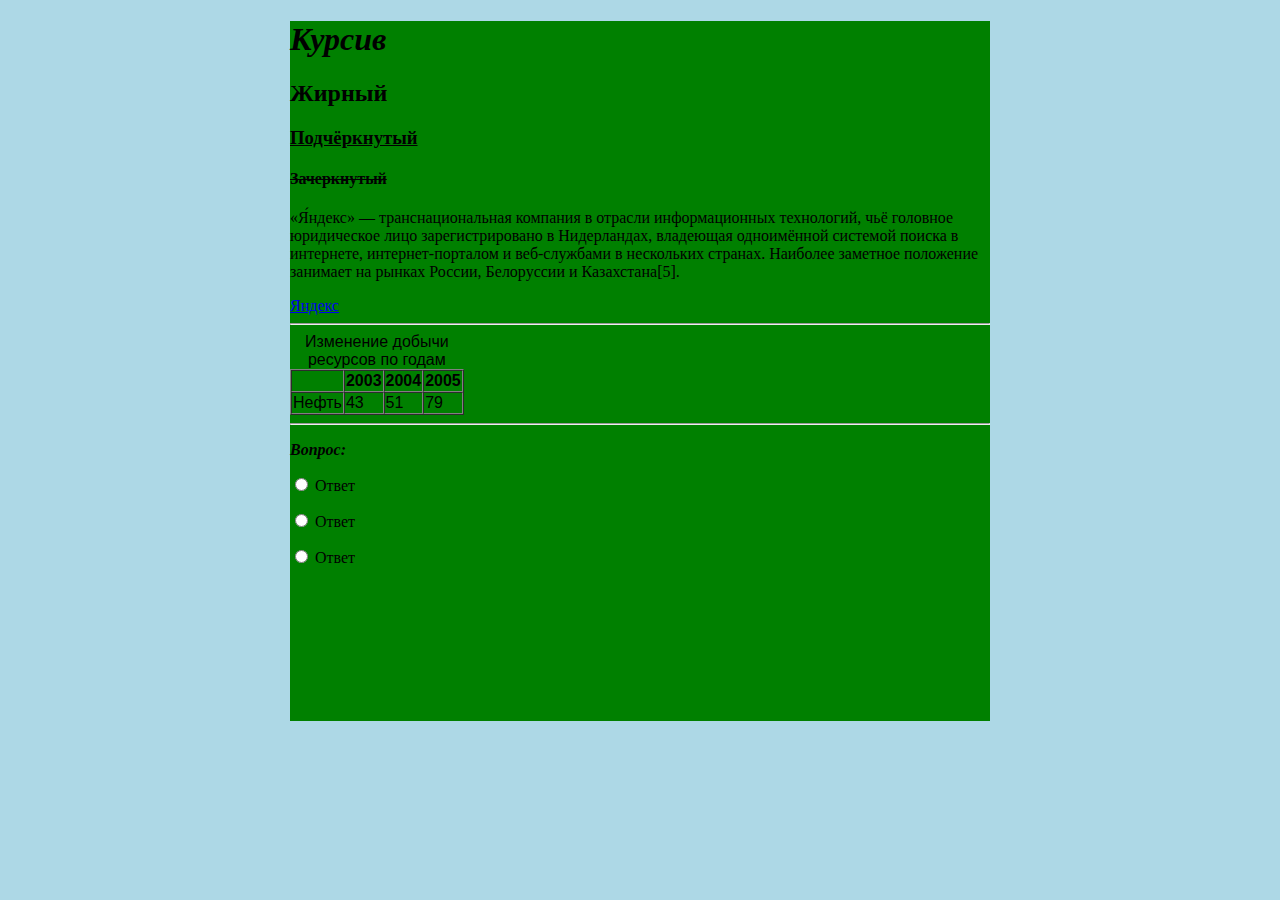
<file: 1/index.html>
<!DOCTYPE html>
<html lang="ru">
<head>
    <meta charset="UTF-8">
    <meta http-equiv="X-UA-Compatible" content="IE=edge">
    <meta name="viewport" content="width=device-width, initial-scale=1.0">
    <title>Document</title>
    <meta name="description" content="Описание" />
    <link rel="stylesheet" href="css/style.css">
	
</head>
<body>
    <script src="js/script.js"></script>
    <div id = "square">
    <h1>  <i>Курсив </i>  </h1>
     <h2>  <b>Жирный </b>  </h2>
      <h3>  <u>Подчёркнутый  </u>  </h3>
       <h4>  <s>Зачеркнутый  </s>  </h4>
       <p> «Я́ндекс» — транснациональная компания в отрасли информационных технологий, чьё головное юридическое лицо зарегистрировано в Нидерландах, владеющая одноимённой системой поиска в интернете, интернет-порталом и веб-службами в нескольких странах. Наиболее заметное положение занимает на рынках России, Белоруссии и Казахстана[5].</p>
       <a href="https://ru.wikipedia.org/wiki/%D0%AF%D0%BD%D0%B4%D0%B5%D0%BA%D1%81">Яндекс</a>
      <hr></hr>
      <table  border="1" cellspacing="0" style="font-family: Arial">
      	<caption>Изменение добычи ресурсов по годам</caption>
      	<thead>
      	<tr> 
      	<th> </th>
      	<th> 2003 </th>
      	<th>  2004 </th>
      	 <th>  2005 </th>
      	 </tr>
      	</thead>
      	<tbody>
      		<tr>
      		<td> Нефть </td>
      		<td> 43 </td>
      		<td> 51 </td>
      		<td> 79 </td>
      	</tr>
      	</tbody>
      </table>
      <hr></hr>
      <form action="">
      	<p > <b><i> Вопрос: </i></b></p>
      	<p> <input type="radio" name="answer" > Ответ </p>
      	<p> <input type="radio" name="answer" > Ответ </p>
      	<p> <input type="radio" name="answer" > Ответ </p>
     </div>
</body>
</html>
</file>
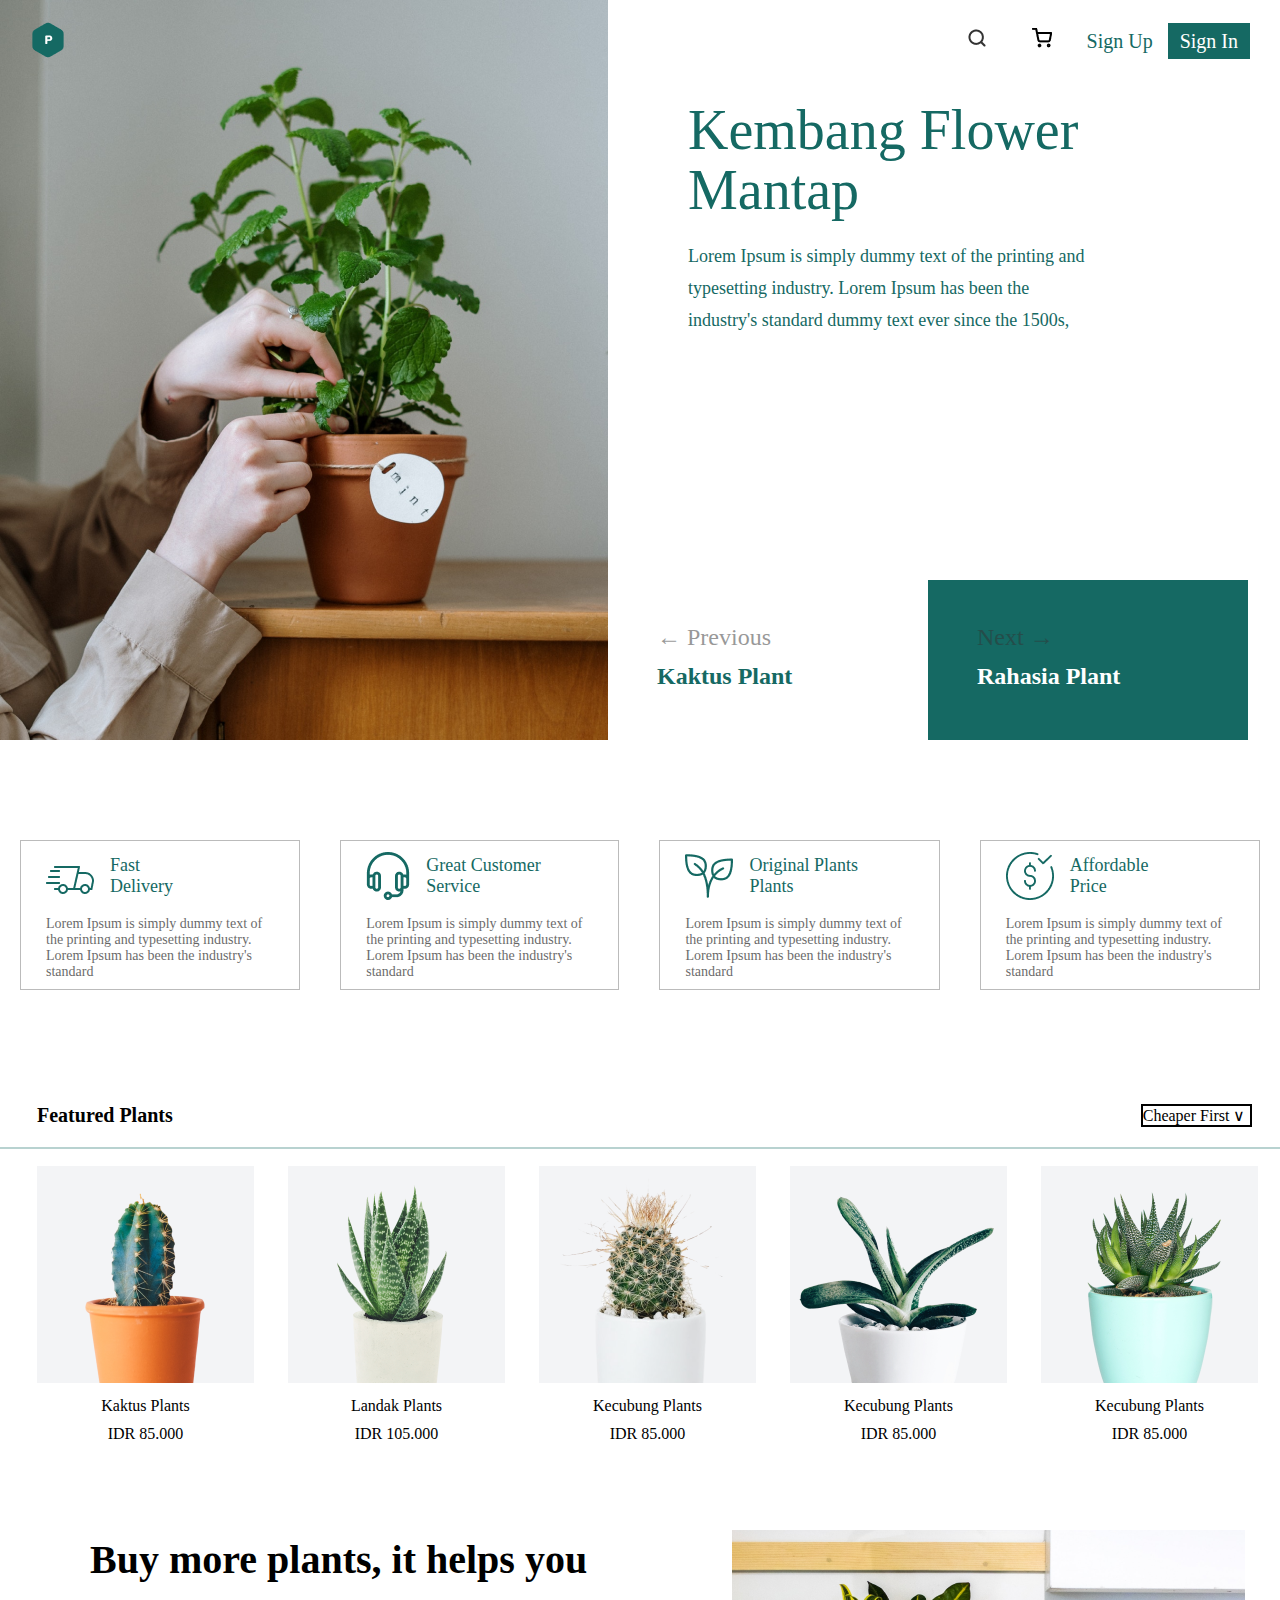
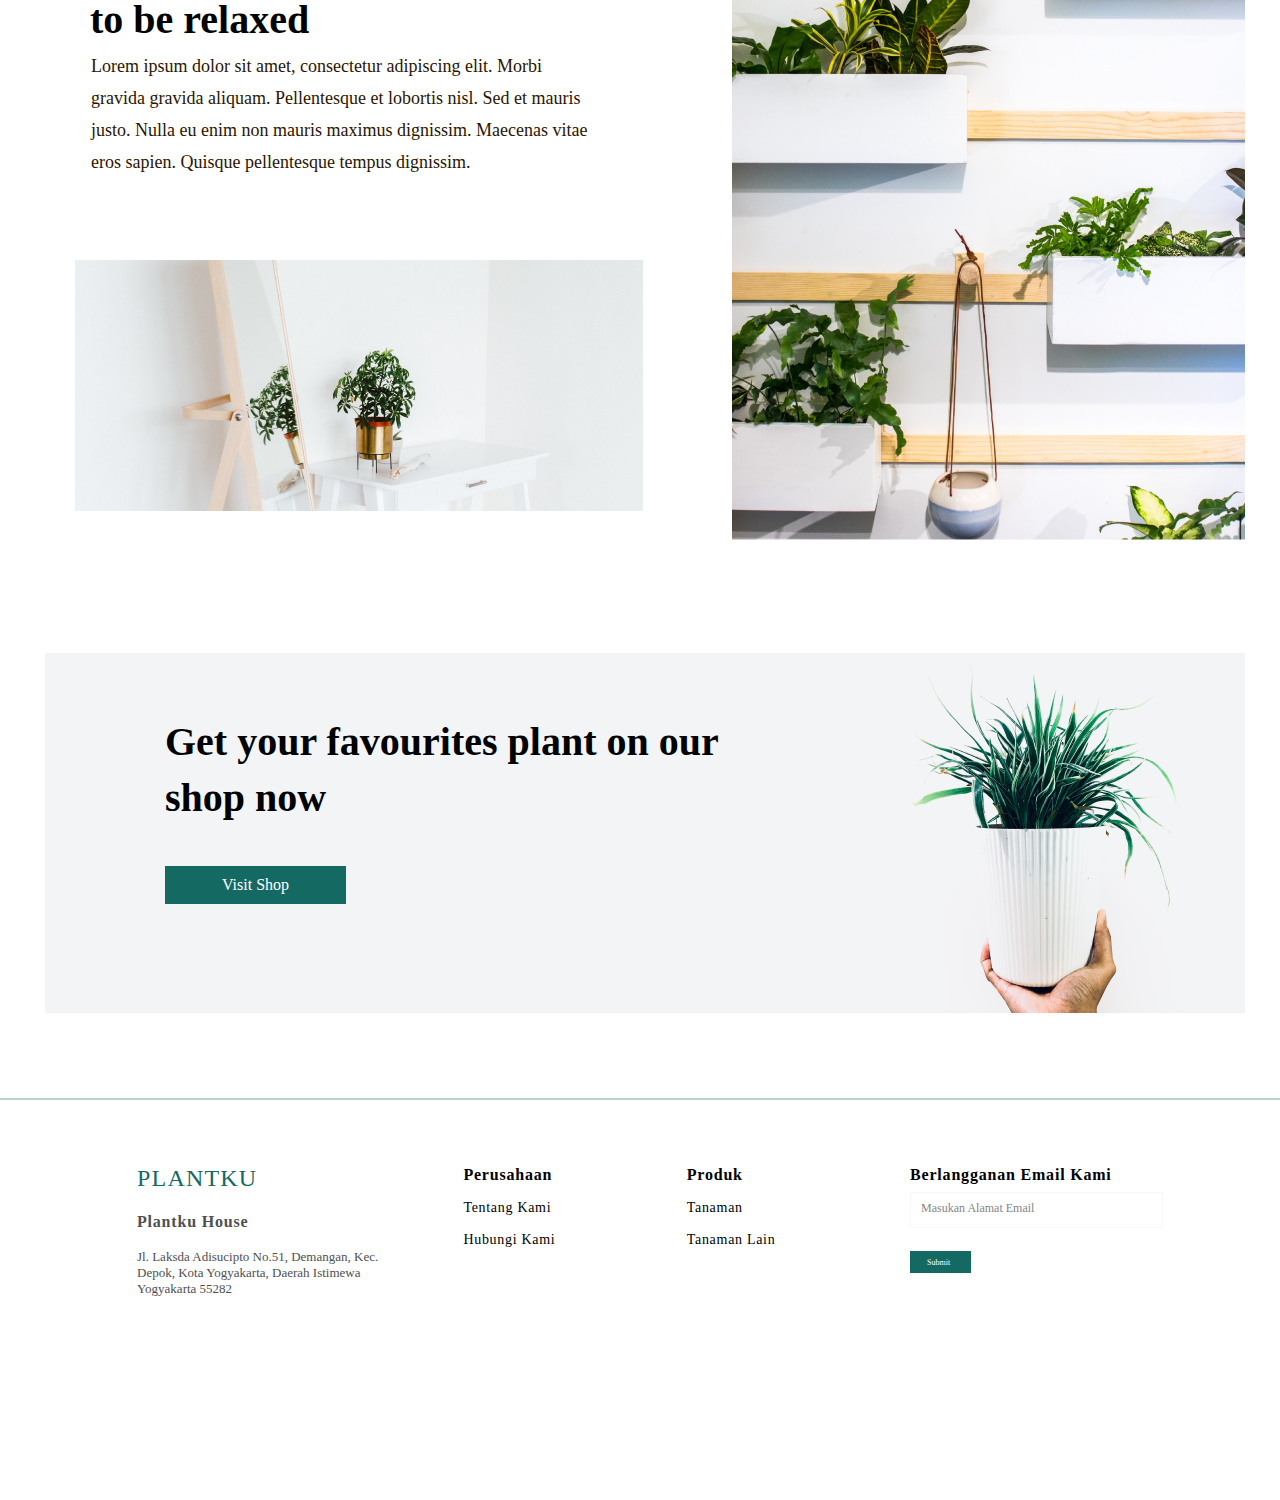
<file: 4/index.html>
<!DOCTYPE html>
<html lang="ru">
<head>
    <meta charset="UTF-8">
    <meta http-equiv="X-UA-Compatible" content="IE=edge">
    <meta name="viewport" content="width=device-width, initial-scale=1.0">
    <title>Document</title>
    <meta name="description" content="Описание" />
    <link rel="stylesheet" href="css/style.css">
	
</head>
<body>

  <div class="container header">
    <header class="navbar">
      <img  class="fourd" src="img/Group 5.png"> 
      <nav class="first"> 
          <img  class="seven"src="img/search 1.png">
          <img  class="six"src="img/shopping-cart 1.png">
          <a href="#"class="second">  Sign Up </a>
          <a href="#"  class="third"> Sign In </a>
      </nav>
    </header>
     
    <img class="box1" src="img/pexels-cottonbro-4503751 1.png">
  
    <div class="box2">
      <div class="large" >
        <h1 class="TEXT1">Kembang Flower Mantap </h1>
        <p class="text1_1"> Lorem Ipsum is simply dummy text of the printing and typesetting industry. Lorem Ipsum has been the industry's standard dummy text ever since the 1500s, </p>
      </div>
      <div class="link">
        <a class="class1" href="#">
          <span class="knopka"> ← Previous </span>
          <h2 > Kaktus Plant </h2>
        </a>
        <a class="class1 class2" href="#">  
          <span class="knopka">  Next → </span>
          <h4>   Rahasia Plant </h4>
        </a>    
      </div>
    </div>
   </div>

  <main> 
    <section class="container block3">
      <div class="card">
         <div class="card-wrap">
           <img src="img/fast 1.png">
           <div class="title__wrap">
              <h5 class="h5"> Fast </h5> 
              <h5 class="h5"> Delivery</h5> 
           </div>
         </div>
          
          <p>Lorem Ipsum is simply dummy text 
              of the printing and typesetting industry. 
              Lorem Ipsum has been the industry's 
              standard
          </p>
      </div>
      <div class="card">
        <div class="card-wrap">
              <img src="img/Vector.png">
              <div class="title__wrap">
              <h5 class="h5"> Great Customer </h5>
              <h5 class="h5"> Service </h5>
            </div>
          </div>
          <p>Lorem Ipsum is simply dummy text 
              of the printing and typesetting industry. 
              Lorem Ipsum has been the industry's 
              standard
          </p>
      </div>
      <div class="card">
        
        <div class="card-wrap">
            <img src="img/plant 1.png">
             <div class="title__wrap">
            <h5 class="h5">Original Plants</h5>
            <h5 class="h5"> Plants </h5>
          </div>
        </div>
          <p>Lorem Ipsum is simply dummy text 
              of the printing and typesetting industry. 
              Lorem Ipsum has been the industry's 
              standard
          </p>
      </div>
      <div class="card">
          <div class="card-wrap">
          <img  src="img/dollar-symbol 1.png">
          <div class="title__wrap">
          <h5 class="h5">Affordable </h5>
          <h5 class="h5"> Price </h5>
        </div>
      </div>
          <p>Lorem Ipsum is simply dummy text 
              of the printing and typesetting industry. 
              Lorem Ipsum has been the industry's 
              standard
          </p>
      </div>
  </section> 
</div>
</main>
    <section class="container block4 card30">
        <div class=" block4_4">
                <h6 >Featured Plants</h6>
                <p class="block4_5">Cheaper First ∨</p>
        </div>
    </section>
    <hr class="hr_1">
    <section class="container block4 card2">
      <div class="card2_2">
        <div class="plant_card_img">
           <img src="img/kaktyc1.png">
         </div>
           <div> 
                <p class="text2"> Kaktus Plants </p>
                <p> IDR 85.000 </p>
           </div>
      </div> 
     <div class=" card2_222">
       <div class="card2_2">
        <div style="margin-top: -15px;"class="plant_card_img1">
           <img src="img/kaktyc2.png">
         </div>
         <div> 
                <p class="text2"> Landak Plants </p>
                <p> IDR 105.000 </p>
           </div>
      </div>  
    </div>
      <div class="card2_2">
        <div class="plant_card_img">
           <img src="img/kaktyc3.png">
         </div>
         <div> 
                <p class="text2"> Kecubung Plants </p>
                <p> IDR 85.000 </p>
           </div>
      </div>  
      <div class="card2_2">
        <div class="plant_card_img">
           <img src="img/kaktyc4.png">
         </div>
             <div> 
                <p class="text2"> Kecubung Plants </p>
                <p> IDR 85.000 </p>
           </div>
      </div>  
      <div class="card2_2">
        <div class="plant_card_img">
           <img src="img/kaktyc5.png">
         </div>
             <div> 
                <p class="text2"> Kecubung Plants </p>
                <p> IDR 85.000 </p>
           </div>
      </div>       
    </section>

    <section class="container block4 card31">
      <div class="obzh">
        <div class="card3_3">
          <p class="text3"> <b> Buy more plants, it helps you to be relaxed </b> </p>
          <p class="text3_3"> Lorem ipsum dolor sit amet, consectetur adipiscing elit. Morbi gravida gravida aliquam. Pellentesque et lobortis nisl. Sed et mauris justo. Nulla eu enim non mauris maximus dignissim. Maecenas vitae eros sapien. Quisque pellentesque tempus dignissim. </p>
          <div class="kartinka2">
          <img src="img/kartinka2.png">
        </div>

      </div>
      <img style="padding-right: 35px;" src="img/kartinka1.png">
      </div>
      </section>
    <sectoin>
        <div class="baground">
          <div class="baground2">
             <div class="baground4">
              <p class="text_baground"> Get your favourites plant on our shop now </p>
              <div class="button">
              <p class="text_button">Visit Shop</p>
            </div>
            </div>
            <div class="baground3">
            <img src="img/flower.png">
            </div>
          </div>
        </div>
      </sectoin>
         <hr class="hr_2">
      <footer class="footer1">
        <div class="down">
          <div class="down1 down1_1">  
            <p class="text_down1_1"> PLANTKU </p>
            <p class="text_down1_11"><b> Plantku House </b></p>  
            <p class="text_down1_111"> Jl. Laksda Adisucipto No.51, Demangan, Kec. Depok, Kota Yogyakarta, Daerah Istimewa Yogyakarta 55282</p>       
          </div>
           <div class="down1 down1_2">  
              <p class="text_down1_22"> <b> Perusahaan </b></p>
              <p class="text_down1_222"> Tentang Kami </p>
              <p class="text_down1_222"> Hubungi Kami </p>          
          </div>
           <div class="down1 down1_3"> 
              <p class="text_down1_33"> <b> Produk </b> </p>
              <p class="text_down1_333"> Tanaman </p>
              <p class="text_down1_333"> Tanaman Lain</p>           
          </div>
           <div class="down1 down1_4"> 
               <p class="text_down1_44"> <b> Berlangganan Email Kami </b></p> 
               <p class="text_down1_444"> Masukan Alamat Email </p>
               <div class="box5">
               <p class="text_down1_4444"> Submit </p> 
               </div> 

          </div>
        </div>
      </footer>

</body>
</html>
</file>
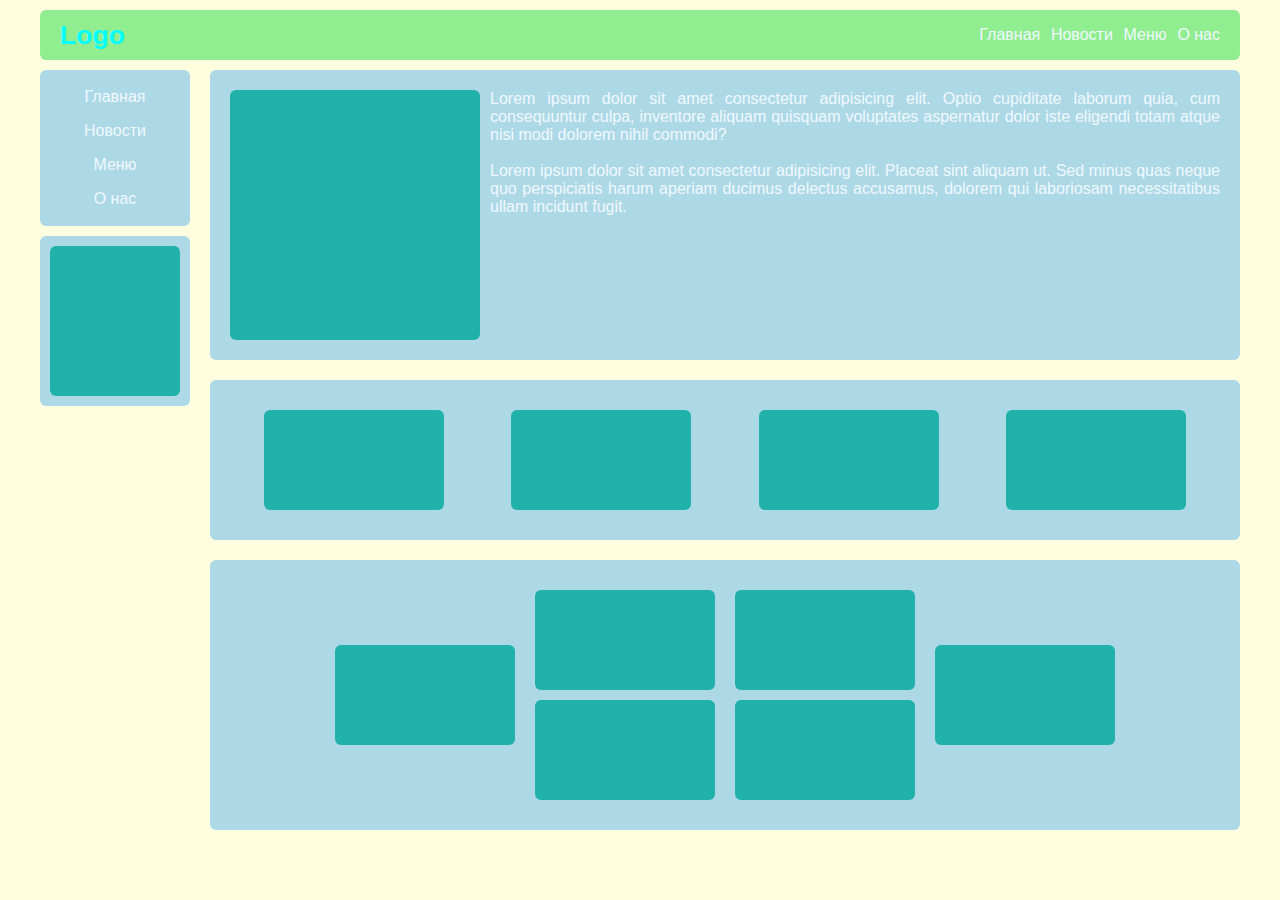
<file: 2/2.html>
<!DOCTYPE html>
<html lang="en">
<head>
  <meta charset="UTF-8">
  <meta http-equiv="X-UA-Compatible" content="IE=edge">
  <meta name="viewport" content="width=device-width, initial-scale=1.0">
  <title>Document</title>
  <link rel="stylesheet" type="text/css" href="2.css">
</head>
<body>
  
  <div class="conteiner">
    <header>
      <span><b>Logo</b></span>
      <nav>
        <a>Главная</a>
        <a>Новости</a>
        <a>Меню</a>
        <a>О нас</a>
      </nav>
    </header>

    <main class="main">

  
        <aside>
          <nav>
            <a>Главная </a>
            <a>Новости</a>
            <a>Меню</a>
            <a>О нас</a>
          </nav>
          
          <div class="aside-cont">
            <div></div>
          </div>
          
        </aside>
        

          <article>
              <section class="one-section">
                <div class="main-cont"></div>
                <p> 
                    Lorem ipsum dolor sit amet consectetur adipisicing elit.
                  Optio cupiditate laborum quia, cum consequuntur culpa,
                  inventore aliquam quisquam voluptates aspernatur dolor
                  iste eligendi totam atque nisi modi dolorem nihil commodi? <br> <br>
                  Lorem ipsum dolor sit amet consectetur adipisicing elit. Placeat sint aliquam ut. 
                  Sed minus quas neque quo perspiciatis harum aperiam ducimus delectus accusamus,
                  dolorem qui laboriosam necessitatibus ullam incidunt fugit.            
                </p> 
              </section>
              
              <section class="two-section">
                <div class="item"></div>
                <div class="item"></div>
                <div class="item"></div>
                <div class="item"></div>
              </section>

              <section class="three-section">
                <div class="item"></div>
                
                <div>
                  <div class="item"></div>
                  <div class="item"></div>
                </div>

                <div>
                  <div class="item"></div>
                  <div class="item"></div>
                </div>
              
                <div class="item"></div>
              </section>
          </article>
    </main>
  </div>
</body>
</html>
</file>
<file: 1/css/style.css>
body{
	background-color: lightblue;
}
#square{
	width: 700px;
	height: 700px;
	background-color: green;
    margin: auto;
}
h1{	
}
h2{	
}
h3{	
}
h4{	
}
</file>
<file: 4/css/style.css>
* {
	margin: 0;
	padding: 0;
	box-sizing: border-box;
	font-family: Tahoma;

}

body {
	background-color: white;
    
}
.container {
	width: 100%;
	max-width: 1280px; 
	margin: auto;
}

header {
	display: flex;
	 text-decoration: none;
}
.navbar { 
     display: flex; 
     justify-content: space-between; 
     align-items: center;
     width: 100%; 
     height: 80px;
     padding: 0 30px;
     position: absolute; 
}
.first {
      justify-content: center;
      text-decoration: none;
      font-size : 20px;
      font-family: 'Nunito';
}
h2 {
    font-size: 24px;
}
.second {
	margin-left: 30px;
	text-decoration: none;
    color: #156963;
    margin-right: 10px;
}
.fourd {
    display: flex;
}
.third {
	background-color: #156963 ;
	text-decoration: none;
	color: white;
    padding: 7px 12px;
}
.seven {
	margin-left: 800px;
    
}
.six {
	text-decoration: none;
	margin-left: 40px;
}


.header {
	display: flex;
    position: relative;
}
.box1 {
	width: 608px;
}

.box2 {
    display: flex;
    flex-direction: column;
    justify-content: space-between;
	background-color: white;
	width: 100%;
}
.link {
    display: flex;
}
.class1 {
	 width: 320px;
    height: 160px;
    padding: 38px 49px;
    text-decoration: none;
    font-family: 'Montserrat';
    font-style: normal;
    font-weight: 500;
    font-size: 24px;
    line-height: 39px;
    color: #156963;
    margin-top: -10px;
}
.class2 {
	background: #156963;
    color: white;
    
}
.knopka {
    font-family: 'Montserrat';
    font-style: normal;
    font-weight: 500;
    font-size: 24px;
    line-height: 29px;

    /* Gray 1 */
    color: #333333;
    opacity: 0.5;
}
.large {
    width: 500px;
    font-family: 'Montserrat';
    font-style: normal;
    font-weight: 500;
    font-size: 18px;
    line-height: 60px;

    
    /* akana/green */
    color: #156963;
    
    
    /* Inside auto layout */
    flex: none;
    order: 0;
    flex-grow: 0;
    }
    .TEXT1 {  
    	padding-top: 100px;
    font-weight: normal;
    font-size: 56px;
    color: #156963;
    margin-bottom: 20px;
    }
    .TEXT1, .text1_1{
    width: 400px;
    margin-left: 80px;
}
.text1_1 {
	font-family: 'Montserrat';
    font-style: normal;
    font-weight: 400;
    font-size: 18px;
    line-height: 32px;
}

.block3 {
	display: flex;
	background-color: white;
	margin: auto;
    flex-direction: row;
    /*margin-bottom: 140px;*/
    padding-top: 100px;
}

.card{
display: flex;
    flex-direction: row;
    flex-wrap: wrap;
    align-content: center;
    padding: 25px;
    margin: 0 20px;
    border: 1px solid rgb(187, 187, 187);
    height: 150px;
    font-family: Tahoma;
}
.card p{
    
    font-size: 14px;
    opacity: 0.6;
}
.title__wrap {
    margin-left: 16px;
}

h5 {
   color: #156963;
    font-weight: 500;
    width: 137px;
    max-height: 100px;
    vertical-align: middle;
    font-size : 18px;
    font-family: Tahoma;
}
.h5 {
}
.card-wrap {
    display: flex;
    align-items: center;
    height: 50px;
    margin-bottom: 15px;
}
.one{
    position: static;
}
.two{

    left: 684px;
}
.three{
    position: relative;
    top: 260px;
    right: 456px;
}
.four{
    position: relative;
    top: 260px;
    left: 228px;
}
.five{
    position: relative;
    top: 130px;
    right: 456px;
}
.block4 {
    display: flex;
    background-color: white;
    margin: auto;
    flex-direction: row;
    align-items: flex-end;
    padding-left: 20px;
    padding-bottom: 20px;
}
.block4_4 {
      display: flex;
}
h6 {
    font-size: 20px;
    font-family: 'Montserrat';
    font-style: normal;
    padding-left: 4px;
}
.block4_5 {
    padding-right: 5px;
    border-color: grey;
    border: 2px solid;
    margin-left: 968px;
}
.card2 {
    display: flex;
}
.card2_2 {
    display: flex;
    flex-direction: column;
    justify-content: center;
    text-align: center;
    padding: 17px;
    margin-top: auto;
}

.text2 {
    font-weight: lighter;
    margin: 10px 0;
}
.card2_22 {
    display: flex;

}
.kartinka1 {
    display: flex;
    justify-content: flex-end;
    margin: 20px 60px;
    padding-top: 20px;
}
.card31 {
    padding-top: 50px;
}
.card32 {
    display: flex;
    justify-content: flex-end;
}
.text3 {
    padding-left: 45px;
    width: 555px;
    font-weight: 500;
    font-size: 40px;
    line-height: 60px;
}
.text3_3 {
    font-weight: 400;
    font-size: 18px;
    line-height: 32px;
    color: #2C1500;
    padding-right: 140px;
    padding-left: 46px;
}
.kartinka2 {
    display: flex;
    justify-content: flex-start;
    padding-top: 82px;
    padding-left: 30px;
}
.baground {
    padding-bottom: 85px;
    margin: auto;
    background-color: white;
    width: 1280px;
    padding-top: 93px;
}
.baground2 {
    background-color: #F3F4F6;
    margin-left: 45px;
    width: 1200px;
}
.baground3 {
    display: flex;
    justify-content: flex-end;
}
.baground4 {
    float: left;
    padding-top: 61px;
    width: 702px;
    flex-direction: column;

    display: flex;
    justify-content: flex-start;
    align-items: center;
}
.text_baground {
     font-weight: 700;
     font-size: 40px;
     line-height: 56px;
     padding-left: 120px;
}
.text_button {
    display: flex;
    justify-content: center;
    padding: 10px 20px;
    background-color: #156963;
    color: white;
}
.button {
    padding-right: 300px;
    padding-left: 19px;
    width: 500px;
    padding-top: 40px;
}
.down {
    display: flex;
    margin: auto;
    background-color: white;
    width: 1280px;
    height: 400px;
    padding-top: 66px;
    padding-left: 119px;
    padding-right: 99px;
}
.down1 {
    background-color: white;
    width: 400px;
    margin: 0 18px;
}
.down1_1 {
    width: 620px;
}
.obzh {
    display: flex;
}
.card30 {
    padding-top: 114px;
    padding-left: 33px;
}
.card2_222 {
    padding-top: 10px;
}
.card3_3 {
    padding-left: 25px;
}
.text_down1_1 {
    font-size: 24px;
    font-family: 'Poppins';
    line-height: 24px;
    letter-spacing: 0.05em;
    color: #156963;
}
.text_down1_11 {
   font-family: 'Work Sans';
   font-size: 16px;
   padding-top: 23px;
   letter-spacing: 0.05em;
   color: #4F4F4F;
}
.text_down1_111 {
    font-size: 13px;
    color: #4F4F4F;
    padding-top: 18px;
    padding-right: 30px;
}
.text_down1_22 {
    font-size: 16px;
    font-family: 'Work Sans';
    letter-spacing: 0.05em;
}
.text_down1_222 {
    font-size: 14px;
    font-family: 'Work Sans';
    letter-spacing: 0.05em;
    padding-top: 16px;
}
.text_down1_33 {
    font-size: 16px;
    font-family: 'Work Sans';
    letter-spacing: 0.05em;
}
.text_down1_333 {
    font-size: 14px;
    font-family: 'Work Sans';
    letter-spacing: 0.05em;
    padding-top: 16px;
}
.text_down1_44 {
    padding-bottom: 8px;
    font-family: 'Work Sans';
    font-size: 16px;
    letter-spacing: 0.05em;
}
.down1_4 {
    width: 540px;
}
.text_down1_444 {
    font-size: 12px;
    font-family: 'Work Sans';
    opacity: 0.5;
    border: 1px solid #F2F2F2;
    height: 36px;
    padding-top: 8px;
    padding-left: 10px;
}
.text_down1_4444 {
    font-family: 'Raleway';
    font-size: 8px;
    color: white;
    background-color: #156963;
    width: 57px
    padding-top: 30px;
    padding-bottom: 6px;
    padding-left: 17px;
    width: 61px;
    padding-top: 7px;
}
.box5 {
    padding-top: 23px;
}
.hr_2 {
  opacity: 0.3;
    border: 1px solid #156963;
    width: 1281px;
    margin: auto;
}
.hr_1 {
  opacity: 0.3;
    border: 1px solid #156963;
    width: 1281px;
    margin: auto;
}
</file>
<file: 2/2.css>
* {
    margin: 0;
    padding: 0;
    font-family: Arial;

}

body{
    background-color: lightyellow;
}
.conteiner {
    
    width: 1200px;
    margin: auto;
    border-radius: 6px;

}

header {
    background-color: lightgreen;
    margin: 10px 0;
    display: flex;
    height: 50px;
    border-radius: 6px;
    justify-content: space-between;
    padding: 0 20px;


}

span {
    display: flex;
    align-items: center;
    font-size: 20pt;
    color: aqua;
}

nav {
    display: flex;
    align-items: center;
}

header > nav > a {
    color:aliceblue;
    margin-left:8pt ;
}


aside {
    display: flex;
    min-width: 150px;    
    margin-right: 20px;
    flex-direction: column;
}

aside nav {
    background-color: lightblue;
    color: aliceblue;
    display: flex;
    flex-direction: column;
    margin-bottom: 10px;
    border-radius: 6px;
    padding: 10px 0;
    
}

aside nav > a {
    align-items:center;
    margin: 8px;
}

.aside-cont {
    background-color: lightblue;
    min-width: 100px ;
    height: 150px;
    border-radius: 6px;
    padding: 10px;
}

.aside-cont div {
    background-color: lightseagreen;
    min-width: 40px ;
    height: 150px;
    border-radius: 6px;
}

.main {
    display: flex;
    justify-content: space-between;
    padding: 0%;
}

article {
    display: flex;
    flex-direction: column;
    color: aliceblue;
}

section {
    display: flex;
    background-color: lightblue;
    border-radius: 6px;
    padding: 20px;
    margin-bottom: 20px;
}

.main-cont {
    display: flex;
    background-color: lightseagreen;
    min-width: 250px;
    height: 250px;
    border-radius: 6px;
    margin-right: 10px;
}

main p {
    text-align: justify;
}

.two-section {
    display: flex;
    justify-content: space-around;
     
}

.three-section {
    display: flex;
    justify-content: center;
    align-items: center;
}

.item {
    display: flex;
    background-color: lightseagreen;
    border-radius: 6px;
    min-width: 180px;
    height: 100px;
    margin: 10px;

}
</file>
